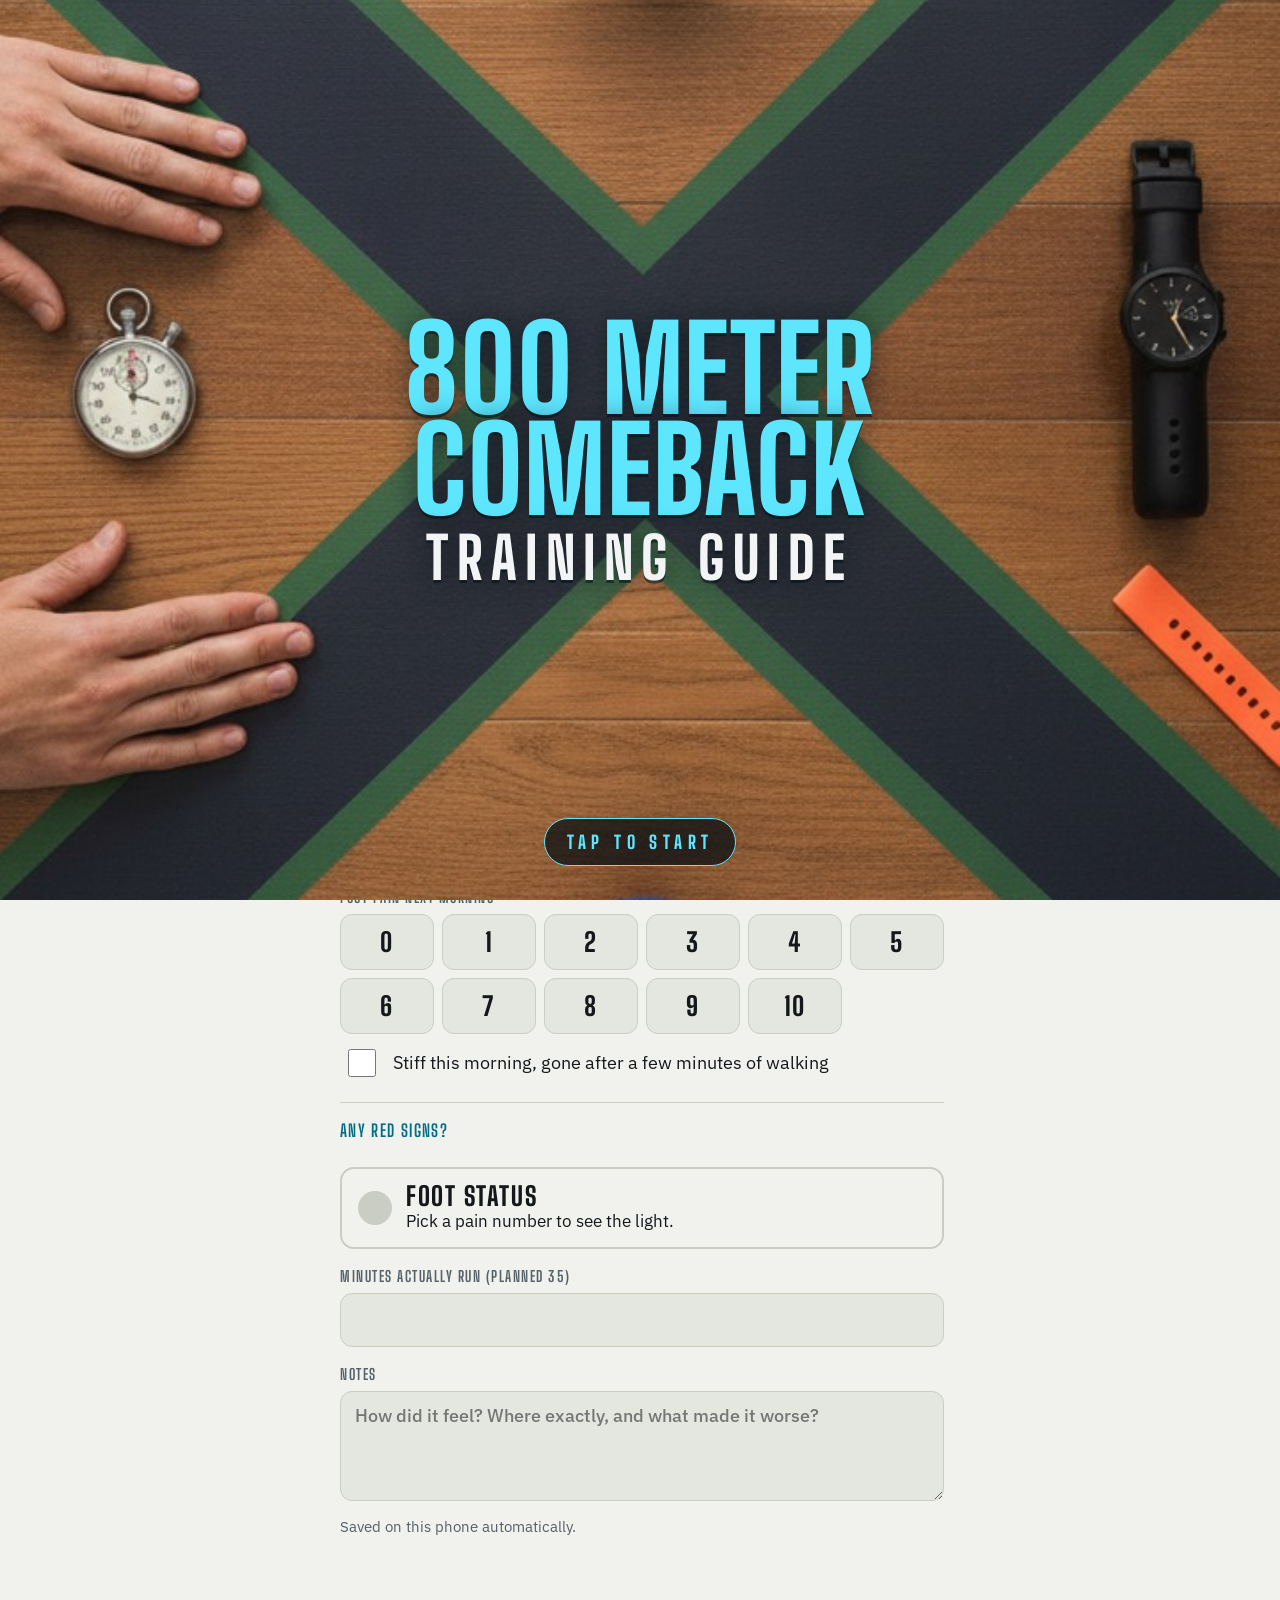
<file: index.html>
<!doctype html>
<html lang="en">
<head>
<meta charset="utf-8">
<meta name="viewport" content="width=device-width, initial-scale=1, viewport-fit=cover">
<title>800m Comeback</title>
<meta name="theme-color" content="#0e1012">
<meta name="apple-mobile-web-app-capable" content="yes">
<meta name="mobile-web-app-capable" content="yes">
<meta name="apple-mobile-web-app-title" content="800m">
<meta name="apple-mobile-web-app-status-bar-style" content="black-translucent">
<link rel="manifest" href="manifest.webmanifest">
<link rel="icon" href="icon.svg" type="image/svg+xml">
<link rel="apple-touch-icon" href="icon-180.png">
<link rel="preconnect" href="https://fonts.googleapis.com">
<link rel="preconnect" href="https://fonts.gstatic.com" crossorigin>
<link href="https://fonts.googleapis.com/css2?family=Big+Shoulders+Display:wght@700;800&family=IBM+Plex+Mono:wght@500&family=IBM+Plex+Sans:wght@400;500;600&display=swap" rel="stylesheet">
<link rel="stylesheet" href="style.css">
</head>
<body>
<div id="cover" role="button" tabindex="0" aria-label="Open the training guide">
  <div class="cover-title">
    <span>800 Meter</span>
    <span>Comeback</span>
    <span class="sm">Training Guide</span>
  </div>
  <div class="cover-go">Tap to start</div>
</div>
<main id="app" aria-live="polite"><p class="muted">Loading plan...</p></main>
<nav class="tabs" id="tabs" aria-label="Sections">
  <button data-tab="today">Today</button>
  <button data-tab="week">Week</button>
  <button data-tab="tests">Tests</button>
  <button data-tab="guide">Guide</button>
  <button data-tab="data">Data</button>
</nav>
<script src="app.js"></script>
</body>
</html>
</file>
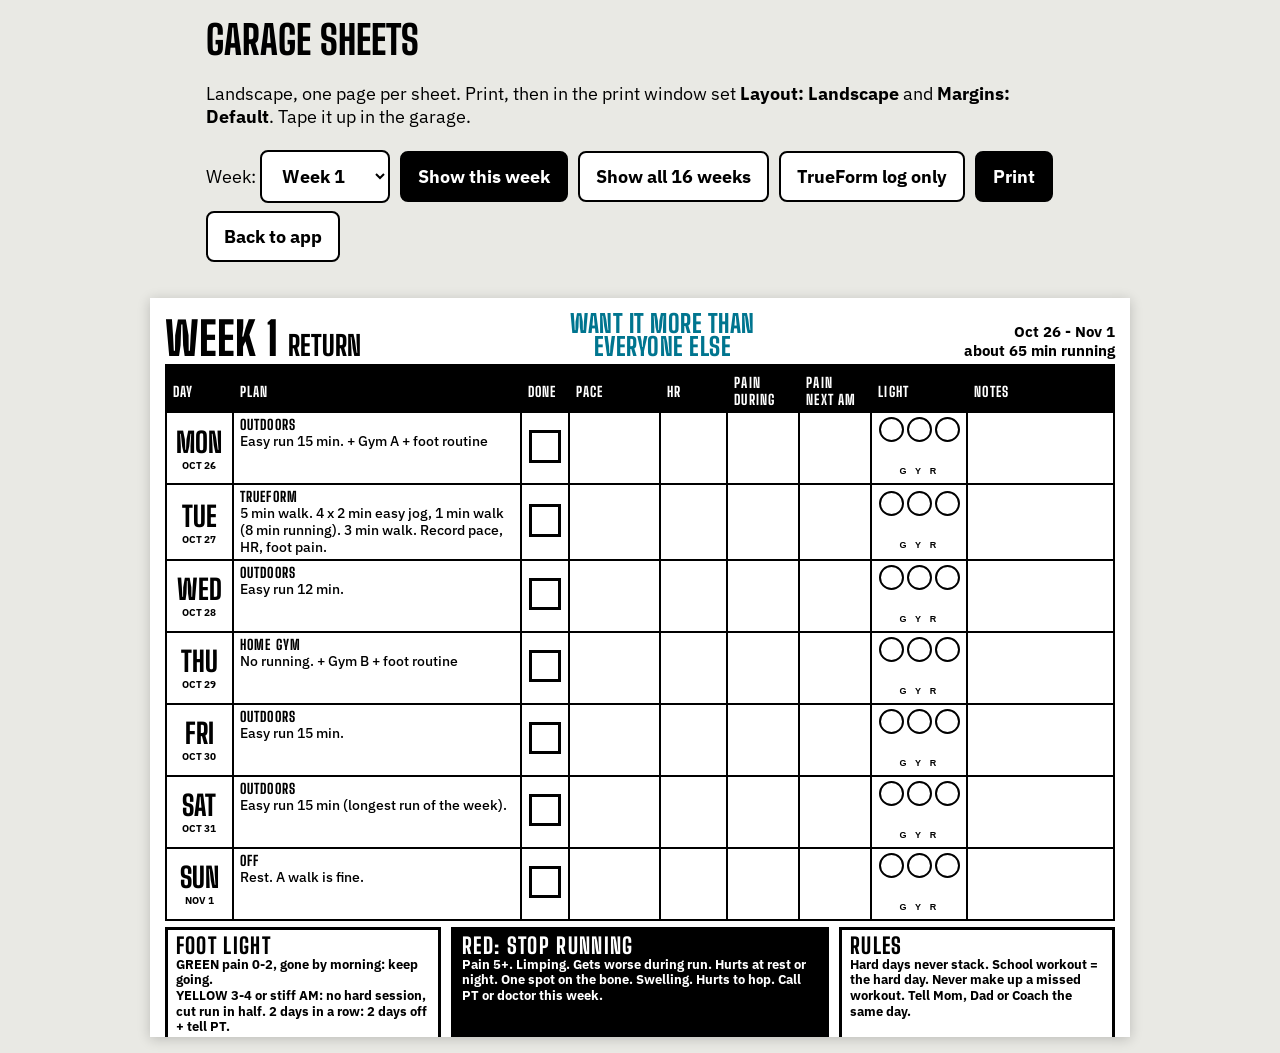
<file: print.html>
<!doctype html>
<html lang="en">
<head>
<meta charset="utf-8">
<meta name="viewport" content="width=device-width, initial-scale=1">
<title>800m Garage Sheets</title>
<link href="https://fonts.googleapis.com/css2?family=Big+Shoulders+Display:wght@700;800&family=IBM+Plex+Sans:wght@500;700&display=swap" rel="stylesheet">
<style>
  @page { size: letter landscape; margin: 0.4in; }
  * { box-sizing: border-box; }
  body { margin: 0; font-family: "IBM Plex Sans", Arial, sans-serif; color: #000; background: #e9e9e4; }
  .ui { max-width: 900px; margin: 0 auto; padding: 16px; font-size: 18px; }
  .ui h1 { font: 800 40px "Big Shoulders Display", Impact, sans-serif; text-transform: uppercase; margin: 0 0 8px; }
  .ui select, .ui button, .ui a.b { font: 700 18px "IBM Plex Sans", sans-serif; padding: 12px 16px; border: 2px solid #000; background: #fff; border-radius: 8px; margin: 4px 6px 4px 0; cursor: pointer; color: #000; text-decoration: none; display: inline-block; }
  .ui button.go { background: #000; color: #fff; }
  .sheet { background: #fff; width: 10.2in; height: 7.7in; margin: 16px auto; padding: 0.15in; page-break-after: always; break-after: page; display: flex; flex-direction: column; overflow: hidden; box-shadow: 0 2px 12px rgba(0,0,0,.2); }
  .sheet:last-child { page-break-after: auto; break-after: auto; }
  .hd { display: flex; align-items: flex-end; justify-content: space-between; border-bottom: 5px solid #000; padding-bottom: 4px; }
  .hd h2 { font: 800 46px/0.95 "Big Shoulders Display", Impact, sans-serif; text-transform: uppercase; margin: 0; }
  .hd .sub { font: 700 15px "IBM Plex Sans", sans-serif; text-align: right; line-height: 1.25; }
  .motto { flex: 1; text-align: center; padding: 0 14px 2px; font: 800 25px/.92 "Big Shoulders Display", Impact, sans-serif; text-transform: uppercase; letter-spacing: .02em; color: #00758f; -webkit-print-color-adjust: exact; print-color-adjust: exact; }
  table { width: 100%; border-collapse: collapse; flex: 1; table-layout: fixed; }
  th { font: 800 14px "Big Shoulders Display", Impact, sans-serif; text-transform: uppercase; letter-spacing: .08em; text-align: left; border: 2px solid #000; background: #000; color: #fff; padding: 3px 6px; }
  td { border: 2px solid #000; padding: 3px 6px; vertical-align: top; font-size: 14px; line-height: 1.2; font-weight: 500; }
  td.dn { font: 800 28px "Big Shoulders Display", Impact, sans-serif; text-transform: uppercase; width: 0.7in; text-align: center; vertical-align: middle; }
  td.dn small { display: block; font: 700 10px "IBM Plex Sans", sans-serif; }
  td b { font: 800 14px "Big Shoulders Display", Impact, sans-serif; letter-spacing: .08em; text-transform: uppercase; display: block; }
  tr.hard td.dn, tr.hard td.pl { background: #e8e8e8; }
  .tick { width: 0.5in; text-align: center; vertical-align: middle; }
  .tick i { display: inline-block; width: 0.34in; height: 0.34in; border: 3px solid #000; }
  .lt { width: 1.0in; vertical-align: middle; text-align: center; font: 800 26px "Big Shoulders Display", Impact, sans-serif; letter-spacing: .15em; }
  .lt { white-space: nowrap; padding: 3px 2px; }
  .lt span { display: inline-block; width: 0.26in; height: 0.26in; border: 2.5px solid #000; border-radius: 50%; margin: 0 .015in; }
  .ft { display: flex; gap: 10px; margin-top: 6px; align-items: stretch; }
  .ft div { border: 3px solid #000; padding: 5px 8px; font: 700 12.5px/1.25 "IBM Plex Sans", sans-serif; flex: 1; }
  .ft div b { font: 800 22px/1 "Big Shoulders Display", Impact, sans-serif; letter-spacing: .06em; text-transform: uppercase; display: block; }
  .ft .red { background: #000; color: #fff; flex: 1.4; }
  td.blank { height: auto; }
  .tfrow td { height: 0.46in; }
  @media print {
    body { background: #fff; }
    .ui { display: none; }
    .sheet { margin: 0; box-shadow: none; width: 100%; height: 7.65in; padding: 0; }
  }
</style>
</head>
<body>
<div class="ui">
  <h1>Garage sheets</h1>
  <p>Landscape, one page per sheet. Print, then in the print window set <b>Layout: Landscape</b> and <b>Margins: Default</b>. Tape it up in the garage.</p>
  <label>Week: <select id="wk"></select></label>
  <button class="go" id="one">Show this week</button>
  <button id="all">Show all 16 weeks</button>
  <button id="tf">TrueForm log only</button>
  <button class="go" onclick="window.print()">Print</button>
  <a class="b" href="index.html">Back to app</a>
</div>
<div id="sheets"></div>
<script>
(function () {
  var plan, out = document.getElementById("sheets"), sel = document.getElementById("wk");
  function esc(s) { return String(s == null ? "" : s).replace(/[&<>"]/g, function (c) { return { "&": "&amp;", "<": "&lt;", ">": "&gt;", '"': "&quot;" }[c]; }); }
  function pd(s) { var p = s.split("-"), m = ["Jan","Feb","Mar","Apr","May","Jun","Jul","Aug","Sep","Oct","Nov","Dec"]; return m[+p[1]-1] + " " + (+p[2]); }
  function add(s, n) { var p = s.split("-"), d = new Date(+p[0], +p[1]-1, +p[2]+n); return d.getFullYear() + "-" + ("0"+(d.getMonth()+1)).slice(-2) + "-" + ("0"+d.getDate()).slice(-2); }
  var FOOT = '<div><b>Foot light</b>GREEN pain 0-2, gone by morning: keep going.<br>YELLOW 3-4 or stiff AM: no hard session, cut run in half. 2 days in a row: 2 days off + tell PT.</div>' +
             '<div class="red"><b>RED: stop running</b>Pain 5+. Limping. Gets worse during run. Hurts at rest or night. One spot on the bone. Swelling. Hurts to hop. Call PT or doctor this week.</div>' +
             '<div><b>Rules</b>Hard days never stack. School workout = the hard day. Never make up a missed workout. Tell Mom, Dad or Coach the same day.</div>';
  function weekSheet(w) {
    var start = add(plan.startDate, (w.n - 1) * 7);
    var h = '<section class="sheet"><div class="hd"><h2>Week ' + w.n + ' <span style="font-size:.6em">' + esc(plan.phases[w.phase].name) + (w.light ? " - LIGHTER WEEK" : "") + '</span></h2><div class="motto">Want it more than<br>everyone else</div><div class="sub">' + pd(start) + " - " + pd(add(start, 6)) + (w.minutes ? "<br>about " + w.minutes + " min running" : "") + "</div></div>";
    h += "<table><colgroup><col style='width:.7in'><col style='width:3.0in'><col style='width:.5in'><col style='width:.95in'><col style='width:.7in'><col style='width:.75in'><col style='width:.75in'><col style='width:1.0in'><col></colgroup>";
    h += "<tr><th>Day</th><th>Plan</th><th>Done</th><th>Pace</th><th>HR</th><th>Pain during</th><th>Pain next AM</th><th>Light</th><th>Notes</th></tr>";
    w.days.forEach(function (d, i) {
      var ds = add(start, i), off = d.where === "Off";
      var tags = d.tags.map(function (t) { return { gymA: "Gym A", gymB: "Gym B", foot: "foot routine", jumps: "jumps" }[t]; });
      h += '<tr class="' + (d.hard ? "hard" : "") + '"><td class="dn">' + d.dow + "<small>" + pd(ds) + '</small></td><td class="pl"><b>' + esc(d.where) + (d.hard ? " - HARD" : "") + "</b>" + esc(d.session.replace(/^HARD DAY\.\s*/, "")) + (tags.length ? " + " + tags.join(" + ") : "") + "</td>" +
        '<td class="tick"><i></i></td><td></td><td></td><td></td><td></td><td class="lt"><span></span><span></span><span></span><br><small style="font:700 9px sans-serif;letter-spacing:.35em">G Y R</small></td><td></td></tr>';
    });
    h += "</table><div class='ft'>" + FOOT + "</div></section>";
    return h;
  }
  function tfSheet() {
    var h = '<section class="sheet"><div class="hd"><h2>TrueForm log</h2><div class="motto">Want it more than<br>everyone else</div><div class="sub">Her own TrueForm numbers only.<br>Never copy track paces onto it.</div></div><table><colgroup><col style="width:1in"><col style="width:2.4in"><col style="width:1in"><col style="width:.8in"><col style="width:.8in"><col style="width:.9in"><col style="width:.9in"><col></colgroup>';
    h += "<tr><th>Date</th><th>Session</th><th>Avg pace</th><th>Avg HR</th><th>Effort 0-10</th><th>Pain during</th><th>Pain next AM</th><th>Notes</th></tr>";
    for (var i = 0; i < 12; i++) h += '<tr class="tfrow"><td></td><td></td><td></td><td></td><td></td><td></td><td></td><td></td></tr>';
    return h + "</table><div class='ft'>" + FOOT + "</div></section>";
  }
  function show(list, withTf) { out.innerHTML = list.map(weekSheet).join("") + (withTf ? tfSheet() : ""); }
  fetch("plan.json").then(function (r) { return r.json(); }).then(function (j) {
    plan = j;
    sel.innerHTML = plan.weeks.map(function (w) { return '<option value="' + w.n + '">Week ' + w.n + "</option>"; }).join("");
    var q = /[?&]w=(\d+)/.exec(location.search), n = q ? Math.min(16, Math.max(1, +q[1])) : 1;
    sel.value = n; show([plan.weeks[n - 1]], false);
    document.getElementById("one").onclick = function () { show([plan.weeks[+sel.value - 1]], false); };
    document.getElementById("all").onclick = function () { show(plan.weeks, true); };
    document.getElementById("tf").onclick = function () { out.innerHTML = tfSheet(); };
  });
})();
</script>
</body>
</html>
</file>
<file: style.css>
:root {
  --bg: #0e1012;
  --bg2: #171a1d;
  --bg3: #21262a;
  --line: #2d343a;
  --ink: #f2f4f5;
  --ink2: #a3adb5;
  --accent: #5ee6ff;
  --accent-ink: #00222a;
  --g: #38d977;
  --y: #ffc828;
  --r: #ff4a4a;
  --display: "Big Shoulders Display", "Arial Narrow", Impact, sans-serif;
  --body: "IBM Plex Sans", -apple-system, "Segoe UI", sans-serif;
  --mono: "IBM Plex Mono", ui-monospace, Menlo, monospace;
}
:root[data-theme="light"] {
  --bg: #f1f2ee;
  --bg2: #ffffff;
  --bg3: #e4e6e0;
  --line: #c9cdc4;
  --ink: #14181b;
  --ink2: #566069;
  --accent: #006e86;
  --accent-ink: #ffffff;
  --g: #12873f;
  --y: #b87c00;
  --r: #c62020;
}
@media (prefers-color-scheme: light) {
  :root:not([data-theme="dark"]) {
    --bg: #f1f2ee; --bg2: #ffffff; --bg3: #e4e6e0; --line: #c9cdc4;
    --ink: #14181b; --ink2: #566069; --accent: #006e86; --accent-ink: #ffffff;
    --g: #12873f; --y: #b87c00; --r: #c62020;
  }
}

* { box-sizing: border-box; -webkit-tap-highlight-color: transparent; }
html { background: var(--bg); }
body {
  margin: 0; min-height: 100vh; color: var(--ink); background: var(--bg);
  font: 400 17px/1.45 var(--body);
  padding-bottom: calc(76px + env(safe-area-inset-bottom));
  /* asphalt grain + lane stripe */
  background-image:
    repeating-linear-gradient(90deg, transparent 0 11px, rgba(255,255,255,.012) 11px 12px),
    linear-gradient(90deg, var(--accent) 0 4px, transparent 4px);
  background-attachment: fixed;
}
main { max-width: 640px; margin: 0 auto; padding: 18px 16px 24px 20px; }
h1, h2, h3 { font-family: var(--display); font-weight: 800; letter-spacing: .01em; margin: 0; line-height: .95; text-transform: uppercase; }
h2 { font-size: 30px; margin: 26px 0 10px; }
h3 { font-size: 21px; margin: 18px 0 8px; color: var(--ink2); }
p { margin: 8px 0; }
.muted { color: var(--ink2); font-size: 15px; }
.mono { font-family: var(--mono); }
.hidden { display: none !important; }

/* header strip */
.top { display: flex; align-items: center; justify-content: space-between; gap: 12px; }
.datebar { display: flex; align-items: center; justify-content: space-between; gap: 8px; margin-bottom: 14px; }
.datebar .mid { text-align: center; flex: 1; }
.datebar .mid b { font-family: var(--display); font-size: 22px; text-transform: uppercase; letter-spacing: .03em; display: block; }
.iconbtn {
  width: 52px; height: 52px; border-radius: 14px; border: 1.5px solid var(--line);
  background: var(--bg2); color: var(--ink); font-size: 24px; cursor: pointer;
}
.iconbtn:active { background: var(--bg3); }

/* scoreboard hero */
.hero { position: relative; padding: 4px 0 6px; }
.hero .wk { font-family: var(--display); font-weight: 800; font-size: 92px; line-height: .82; text-transform: uppercase; }
.hero .wk small { font-size: 30px; color: var(--accent); margin-left: 6px; letter-spacing: .06em; }
.badges { display: flex; flex-wrap: wrap; gap: 8px; margin: 12px 0 4px; }
.badge {
  font: 700 13px/1 var(--display); letter-spacing: .12em; text-transform: uppercase;
  padding: 7px 10px; border-radius: 6px; border: 1.5px solid var(--line); color: var(--ink2);
}
.badge.hard { background: var(--accent); color: var(--accent-ink); border-color: var(--accent); font-size: 15px; }
.badge.light { border-color: var(--y); color: var(--y); }

.card {
  background: var(--bg2); border: 1.5px solid var(--line); border-radius: 16px;
  padding: 16px; margin: 12px 0;
}
.card.session { border-color: var(--accent); }
.where { font: 700 14px/1 var(--display); letter-spacing: .14em; text-transform: uppercase; color: var(--accent); margin-bottom: 8px; }
.session-text { font-size: 21px; line-height: 1.35; font-weight: 600; }
.chips { display: flex; flex-wrap: wrap; gap: 8px; margin-top: 12px; }
.chip {
  border: 1.5px solid var(--line); background: var(--bg3); color: var(--ink);
  border-radius: 999px; padding: 10px 14px; font: 600 15px var(--body); cursor: pointer; min-height: 44px;
}
details.ex { margin-top: 10px; border-top: 1px solid var(--line); padding-top: 8px; }
details.ex summary { cursor: pointer; font: 700 17px var(--display); text-transform: uppercase; letter-spacing: .08em; min-height: 40px; display: flex; align-items: center; color: var(--accent); }
table.t { width: 100%; border-collapse: collapse; font-size: 15px; margin: 6px 0; }
table.t th { text-align: left; font: 700 13px var(--display); letter-spacing: .1em; text-transform: uppercase; color: var(--ink2); padding: 6px 4px; border-bottom: 1.5px solid var(--line); }
table.t td { padding: 8px 4px; border-bottom: 1px solid var(--line); vertical-align: top; }

/* forms */
label.f { display: block; font: 700 15px var(--display); letter-spacing: .1em; text-transform: uppercase; color: var(--ink2); margin: 18px 0 8px; }
.seg { display: grid; grid-template-columns: repeat(3, 1fr); gap: 8px; }
.seg button, .nums button {
  min-height: 56px; border: 1.5px solid var(--line); background: var(--bg3); color: var(--ink);
  border-radius: 12px; font: 800 22px var(--display); text-transform: uppercase; letter-spacing: .05em; cursor: pointer;
}
.seg button[aria-pressed="true"] { background: var(--accent); color: var(--accent-ink); border-color: var(--accent); }
.seg button.skip[aria-pressed="true"] { background: var(--bg); color: var(--ink); border-color: var(--ink); }
.nums { display: grid; grid-template-columns: repeat(6, 1fr); gap: 8px; }
.nums button { font-size: 26px; padding: 0; }
.nums button[aria-pressed="true"] { color: #111; border-color: transparent; }
.nums button[data-c="g"][aria-pressed="true"] { background: var(--g); }
.nums button[data-c="y"][aria-pressed="true"] { background: var(--y); }
.nums button[data-c="r"][aria-pressed="true"] { background: var(--r); color: #fff; }
input[type=text], input[type=number], textarea, select {
  width: 100%; min-height: 54px; padding: 12px 14px; border-radius: 12px;
  border: 1.5px solid var(--line); background: var(--bg3); color: var(--ink); font: 500 20px var(--body);
}
textarea { min-height: 110px; font-size: 18px; }
input:focus, textarea:focus, select:focus { outline: 3px solid var(--accent); outline-offset: 1px; }
.row2 { display: grid; grid-template-columns: 1fr 1fr; gap: 10px; }
.check { display: flex; gap: 14px; align-items: center; padding: 12px 4px; min-height: 52px; font-size: 18px; cursor: pointer; }
.check input { width: 28px; height: 28px; accent-color: var(--accent); flex: none; }

/* status light */
.light-box {
  display: flex; align-items: center; gap: 14px; padding: 14px 16px; border-radius: 14px; margin-top: 16px;
  border: 2px solid var(--line); font-size: 17px;
}
.light-box .dot { width: 34px; height: 34px; border-radius: 50%; flex: none; background: var(--line); }
.light-box b { font: 800 26px var(--display); letter-spacing: .06em; text-transform: uppercase; display: block; line-height: 1; }
.light-box.G { border-color: var(--g); } .light-box.G .dot { background: var(--g); }
.light-box.Y { border-color: var(--y); } .light-box.Y .dot { background: var(--y); }
.light-box.R { border-color: var(--r); background: color-mix(in srgb, var(--r) 14%, var(--bg2)); } .light-box.R .dot { background: var(--r); }

.alert { border-radius: 14px; padding: 14px 16px; margin: 12px 0; border: 2px solid; font-size: 17px; }
.alert b { font: 800 22px var(--display); letter-spacing: .05em; text-transform: uppercase; display: block; margin-bottom: 2px; }
.alert.R { border-color: var(--r); background: color-mix(in srgb, var(--r) 14%, var(--bg2)); }
.alert.Y { border-color: var(--y); background: color-mix(in srgb, var(--y) 12%, var(--bg2)); }
.alert.B { border-color: var(--accent); background: color-mix(in srgb, var(--accent) 10%, var(--bg2)); }
.btn {
  display: inline-flex; align-items: center; justify-content: center; min-height: 54px; padding: 0 20px;
  border-radius: 12px; border: 1.5px solid var(--accent); background: var(--accent); color: var(--accent-ink);
  font: 800 20px var(--display); letter-spacing: .08em; text-transform: uppercase; cursor: pointer; text-decoration: none;
}
.btn.ghost { background: transparent; color: var(--accent); }
.btn.danger { background: transparent; border-color: var(--r); color: var(--r); }
.btn.block { display: flex; width: 100%; margin: 10px 0; }
.btns { display: flex; flex-wrap: wrap; gap: 10px; margin-top: 10px; }

/* week */
.bar { height: 14px; background: var(--bg3); border-radius: 7px; overflow: hidden; margin: 8px 0 4px; border: 1px solid var(--line); }
.bar i { display: block; height: 100%; background: var(--accent); }
.daylist { list-style: none; margin: 10px 0; padding: 0; }
.daylist li {
  display: grid; grid-template-columns: 56px 1fr 18px; align-items: center; gap: 10px;
  padding: 12px 6px; border-bottom: 1px solid var(--line); min-height: 64px; cursor: pointer;
}
.daylist li.today { background: color-mix(in srgb, var(--accent) 9%, transparent); border-radius: 10px; }
.daylist .dn { font: 800 28px var(--display); text-transform: uppercase; line-height: 1; }
.daylist .dn small { display: block; font: 600 12px var(--body); color: var(--ink2); letter-spacing: 0; }
.daylist .ds { font-size: 15px; line-height: 1.3; }
.daylist .ds b { color: var(--accent); font: 700 13px var(--display); letter-spacing: .1em; text-transform: uppercase; display: block; }
.dot2 { width: 16px; height: 16px; border-radius: 50%; background: var(--bg3); border: 2px solid var(--line); }
.dot2.G { background: var(--g); border-color: var(--g); } .dot2.Y { background: var(--y); border-color: var(--y); }
.dot2.R { background: var(--r); border-color: var(--r); } .dot2.S { background: transparent; border-color: var(--ink2); }

/* bottom nav */
nav.tabs {
  position: fixed; left: 0; right: 0; bottom: 0; z-index: 20; display: grid; grid-template-columns: repeat(5, 1fr);
  background: var(--bg2); border-top: 1.5px solid var(--line); padding-bottom: env(safe-area-inset-bottom);
}
nav.tabs button {
  min-height: 64px; border: 0; background: transparent; color: var(--ink2);
  font: 800 15px var(--display); letter-spacing: .12em; text-transform: uppercase; cursor: pointer; position: relative;
}
nav.tabs button[aria-current="true"] { color: var(--accent); }
nav.tabs button[aria-current="true"]::before { content: ""; position: absolute; top: 0; left: 22%; right: 22%; height: 4px; background: var(--accent); border-radius: 0 0 4px 4px; }

.toast {
  position: fixed; left: 50%; bottom: calc(90px + env(safe-area-inset-bottom)); transform: translateX(-50%);
  background: var(--ink); color: var(--bg); padding: 12px 18px; border-radius: 999px; font-weight: 600; z-index: 30;
}
.cmp { display: grid; grid-template-columns: 1fr 1fr 1fr; gap: 8px; text-align: center; }
.cmp div { background: var(--bg3); border-radius: 12px; padding: 12px 6px; }
.cmp b { display: block; font: 800 14px var(--display); letter-spacing: .12em; text-transform: uppercase; color: var(--ink2); }
.cmp span { display: block; font: 500 20px var(--mono); margin-top: 4px; }
.cmp small { color: var(--ink2); font-size: 13px; }

@media (prefers-reduced-motion: no-preference) {
  .hero, .card { animation: rise .35s ease both; }
  .card:nth-of-type(2) { animation-delay: .05s; }
  .card:nth-of-type(3) { animation-delay: .1s; }
  @keyframes rise { from { opacity: 0; transform: translateY(8px); } to { opacity: 1; transform: none; } }
}

/* cover screen: shown once each time the app is opened */
#cover {
  position: fixed; inset: 0; z-index: 100; cursor: pointer;
  background: #0e1012 url("img/cover.jpg") center / cover no-repeat;
  display: flex; flex-direction: column; align-items: center; justify-content: center;
  transition: opacity .45s ease, transform .45s ease;
}
#cover.gone { opacity: 0; transform: scale(1.04); pointer-events: none; }
.cover-title { text-align: center; font-family: var(--display); font-weight: 800; text-transform: uppercase; color: #5ee6ff; line-height: .86; text-shadow: 0 3px 0 rgba(0,18,24,.55), 0 0 28px rgba(0,18,24,.65); }
.cover-title span { display: block; font-size: min(21vw, 118px); letter-spacing: .01em; }
.cover-title .sm { font-size: min(10.5vw, 58px); letter-spacing: .14em; margin-top: 12px; color: #f2f4f5; }
.cover-go { position: absolute; bottom: calc(34px + env(safe-area-inset-bottom)); font: 800 18px var(--display); letter-spacing: .3em; text-transform: uppercase; color: #5ee6ff; background: rgba(8,14,18,.72); padding: 12px 22px; border-radius: 999px; border: 1.5px solid #5ee6ff; }
@media (prefers-reduced-motion: no-preference) {
  .cover-title span { animation: slam .6s cubic-bezier(.2,.9,.25,1.1) both; }
  .cover-title span:nth-child(2) { animation-delay: .12s; }
  .cover-title span:nth-child(3) { animation-delay: .28s; }
  .cover-go { animation: pulse 1.8s ease-in-out infinite .9s; }
  @keyframes slam { from { opacity: 0; transform: translateY(24px) scale(.94); } to { opacity: 1; transform: none; } }
  @keyframes pulse { 50% { opacity: .45; } }
}

/* motivation banner on Today */
.motto {
  position: relative; height: 260px; border-radius: 16px; overflow: hidden; margin: 0 0 14px;
  background: #000 url("img/noir.jpg") 50% 72% / 100% auto no-repeat; border: 1.5px solid var(--line);
  display: flex; align-items: flex-start; padding: 16px 18px;
}
.motto::after { content: ""; position: absolute; inset: 0; background: linear-gradient(90deg, rgba(0,0,0,.55), transparent 65%); }
.motto b { position: relative; z-index: 1; display: block; max-width: 8.5em; font: 800 39px/.92 var(--display); text-transform: uppercase; letter-spacing: .01em; color: #5ee6ff; text-shadow: 0 2px 10px rgba(0,0,0,.7); }
</file>
